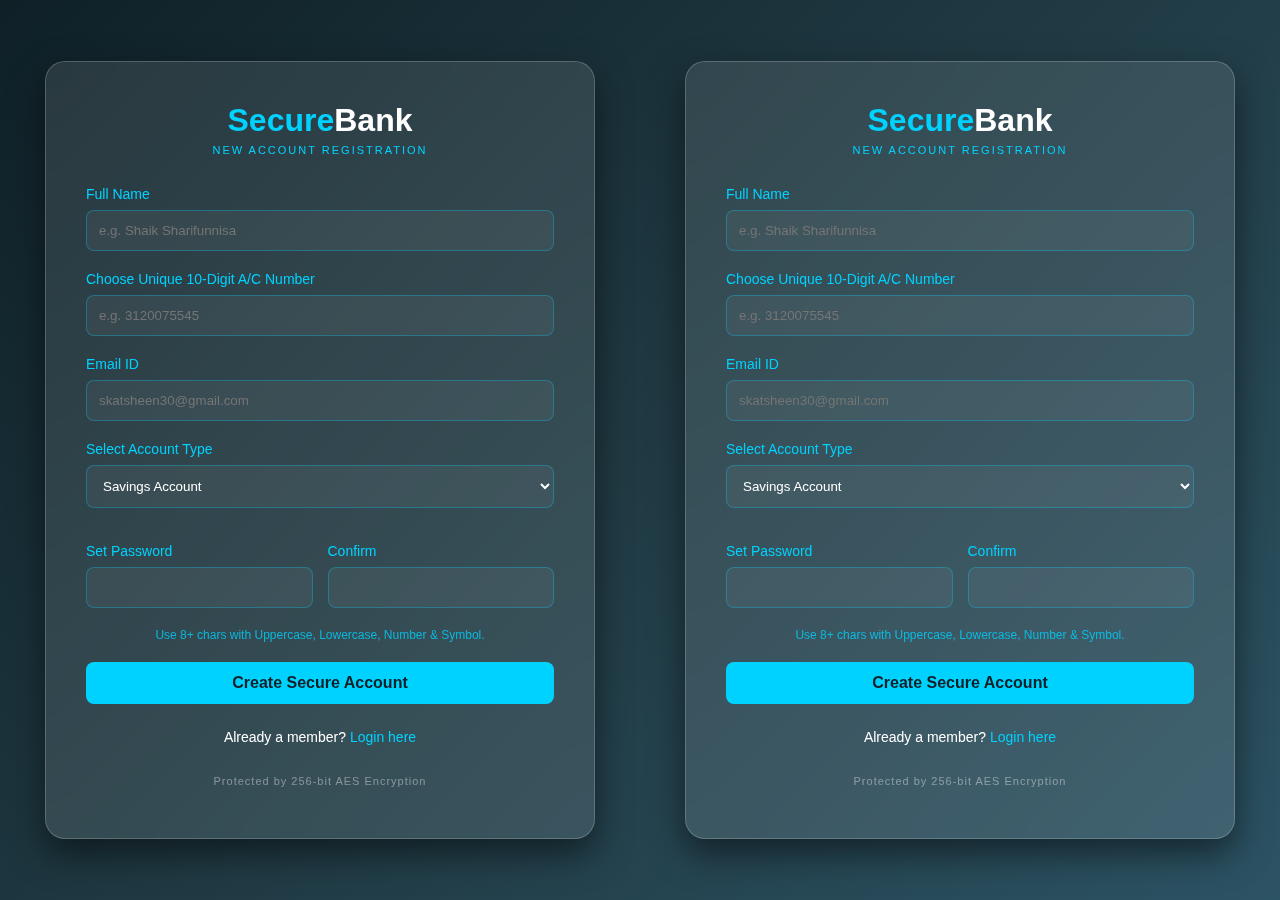
<file: index.html>
<!DOCTYPE html>
<html lang="en">
<head>
    <meta charset="UTF-8">
    <meta name="viewport" content="width=device-width, initial-scale=1.0">
    <title>SecureBank | Access Portal</title>
    <link rel="stylesheet" href="style.css">
    <style>
        .glass-panel { max-width: 550px; width: 95%; margin: 50px auto; }
        select { width: 100%; padding: 12px; border-radius: 8px; background: rgba(255, 255, 255, 0.05); color: white; border: 1px solid rgba(0, 210, 255, 0.3); outline: none; margin-bottom: 15px; }
        select option { background: #203a43; color: white; }
        .recovery-box { display: none; background: rgba(0, 0, 0, 0.3); padding: 20px; border-radius: 12px; margin-top: 20px; border: 1px dashed #00d2ff; text-align: left; }
        .hint { font-size: 0.75rem; color: #00d2ff; margin-bottom: 10px; display: block; opacity: 0.8; }
    </style>
</head>
<body>
    <div class="glass-panel">
        <div id="registerSection">
            <div class="brand"><h2>Secure<span>Bank</span></h2><p>NEW ACCOUNT REGISTRATION</p></div>
            <form id="registerForm">
                <div class="input-group"><label>Full Name</label><input type="text" id="regFullName" placeholder="e.g. Shaik Sharifunnisa" required></div>
                <div class="input-group"><label>Choose Unique 10-Digit A/C Number</label><input type="text" id="regAccNum" placeholder="e.g. 3120075545" maxlength="10" required></div>
                <div class="input-group"><label>Email ID</label><input type="email" id="regEmail" placeholder="skatsheen30@gmail.com" required></div>
                <div class="input-group">
                    <label>Select Account Type</label>
                    <select id="regType">
                        <option value="Savings Account">Savings Account</option>
                        <option value="Current Account">Current Account</option>
                    </select>
                </div>
                <div style="display: grid; grid-template-columns: 1fr 1fr; gap: 15px;">
                    <div class="input-group"><label>Set Password</label><input type="password" id="regPass" required></div>
                    <div class="input-group"><label>Confirm</label><input type="password" id="regConfirmPass" required></div>
                </div>
                <span class="hint">Use 8+ chars with Uppercase, Lowercase, Number & Symbol.</span>
                <button type="button" onclick="handleRegister()" class="login-btn">Create Secure Account</button>
                <div class="options"><p>Already a member? <a href="#" onclick="showLogin()">Login here</a></p></div>
            </form>
        </div>

        <div id="loginSection" style="display: none;">
            <div class="brand"><h2>Secure<span>Bank</span></h2><p>IDENTITY VERIFICATION</p></div>
            <form id="loginForm">
                <div class="input-group"><label>Account Number or Email</label><input type="text" id="loginId" required></div>
                <div class="input-group"><label>Account Type</label>
                    <select id="loginType">
                        <option value="Savings Account">Savings Account</option>
                        <option value="Current Account">Current Account</option>
                    </select>
                </div>
                <div class="input-group"><label>Password</label><input type="password" id="loginPass" required></div>
                <button type="button" onclick="handleLogin()" class="login-btn">Secure Login</button>
                <div class="options"><p><a href="#" onclick="toggleRecovery()">Forgot Password?</a> | <a href="#" onclick="showRegister()">New Account</a></p></div>
            </form>
            <div id="recoveryPanel" class="recovery-box">
                <h4 style="color: #00d2ff; margin: 0 0 10px 0;">Recovery</h4>
                <div class="input-group"><label>Email</label><input type="email" id="recoverEmail"></div>
                <div class="input-group"><label>A/C Number</label><input type="text" id="recoverAcc"></div>
                <button type="button" onclick="recoverPassword()" class="btn-glass" style="width: 100%;">Verify Identity</button>
            </div>
        </div>
        <div class="footer-note"><p>Protected by 256-bit AES Encryption</p></div>
    </div>

    <script>
        function showRegister() { document.getElementById('loginSection').style.display = 'none'; document.getElementById('registerSection').style.display = 'block'; }
        function showLogin() { document.getElementById('registerSection').style.display = 'none'; document.getElementById('loginSection').style.display = 'block'; }
        function toggleRecovery() { const panel = document.getElementById('recoveryPanel'); panel.style.display = (panel.style.display === 'none') ? 'block' : 'none'; }

        function handleRegister() {
            const name = document.getElementById('regFullName').value.trim();
            const email = document.getElementById('regEmail').value.trim();
            const accNum = document.getElementById('regAccNum').value.trim();
            const type = document.getElementById('regType').value;
            const pass = document.getElementById('regPass').value;
            const confirmPass = document.getElementById('regConfirmPass').value;

            const allUsers = JSON.parse(localStorage.getItem("bankUsersDatabase")) || [];
            if (allUsers.some(u => u.accNum === accNum)) return alert("Error: Account Number already exists.");
            if (accNum.length !== 10) return alert("Account Number must be 10 digits.");
            
            const strongRegex = /^(?=.*[a-z])(?=.*[A-Z])(?=.*[0-9])(?=.*[!@#\$%\^&\*])(?=.{8,})/;
            if(!strongRegex.test(pass)) return alert("Weak Password! Check requirements.");
            if (pass !== confirmPass) return alert("Passwords mismatch.");

            if (name && email && pass) {
                const newUser = {
                    name, email, accNum, type, pass: btoa(pass),
                    balance: 25000,
                    transactions: [{ date: new Date().toLocaleDateString(), desc: "Opening Balance", amt: 25000, status: "Completed" }]
                };
                allUsers.push(newUser);
                localStorage.setItem("bankUsersDatabase", JSON.stringify(allUsers));
                alert("Account created! Please login.");
                showLogin();
            }
        }

        function handleLogin() {
            const typedId = document.getElementById('loginId').value.trim();
            const typedType = document.getElementById('loginType').value;
            const typedPass = btoa(document.getElementById('loginPass').value);
            const allUsers = JSON.parse(localStorage.getItem("bankUsersDatabase")) || [];

            const user = allUsers.find(u => (u.accNum === typedId || u.email === typedId) && u.pass === typedPass && u.type === typedType);

            if (user) {
                localStorage.setItem("userName", user.name);
                localStorage.setItem("userEmail", user.email);
                localStorage.setItem("userAccountType", user.type);
                localStorage.setItem("userAccNum", user.accNum);
                localStorage.setItem("userBalance", user.balance);
                localStorage.setItem("bankTransactions", JSON.stringify(user.transactions));
                window.location.href = "dashboard.html";
            } else {
                alert("Identity Verification Failed: Credentials do not match.");
            }
        }

        function recoverPassword() {
            const email = document.getElementById('recoverEmail').value.trim();
            const acc = document.getElementById('recoverAcc').value.trim();
            const allUsers = JSON.parse(localStorage.getItem("bankUsersDatabase")) || [];
            const user = allUsers.find(u => u.email === email && u.accNum === acc);
            if (user) alert("Your Password: " + atob(user.pass));
            else alert("Records not found.");
        }
    </script>
</body>
</html><!DOCTYPE html>
<html lang="en">
<head>
    <meta charset="UTF-8">
    <meta name="viewport" content="width=device-width, initial-scale=1.0">
    <title>SecureBank | Access Portal</title>
    <link rel="stylesheet" href="style.css">
    <style>
        .glass-panel { max-width: 550px; width: 95%; margin: 50px auto; }
        select { width: 100%; padding: 12px; border-radius: 8px; background: rgba(255, 255, 255, 0.05); color: white; border: 1px solid rgba(0, 210, 255, 0.3); outline: none; margin-bottom: 15px; }
        select option { background: #203a43; color: white; }
        .recovery-box { display: none; background: rgba(0, 0, 0, 0.3); padding: 20px; border-radius: 12px; margin-top: 20px; border: 1px dashed #00d2ff; text-align: left; }
        .hint { font-size: 0.75rem; color: #00d2ff; margin-bottom: 10px; display: block; opacity: 0.8; }
    </style>
</head>
<body>
    <div class="glass-panel">
        <div id="registerSection">
            <div class="brand"><h2>Secure<span>Bank</span></h2><p>NEW ACCOUNT REGISTRATION</p></div>
            <form id="registerForm">
                <div class="input-group"><label>Full Name</label><input type="text" id="regFullName" placeholder="e.g. Shaik Sharifunnisa" required></div>
                <div class="input-group"><label>Choose Unique 10-Digit A/C Number</label><input type="text" id="regAccNum" placeholder="e.g. 3120075545" maxlength="10" required></div>
                <div class="input-group"><label>Email ID</label><input type="email" id="regEmail" placeholder="skatsheen30@gmail.com" required></div>
                <div class="input-group">
                    <label>Select Account Type</label>
                    <select id="regType">
                        <option value="Savings Account">Savings Account</option>
                        <option value="Current Account">Current Account</option>
                    </select>
                </div>
                <div style="display: grid; grid-template-columns: 1fr 1fr; gap: 15px;">
                    <div class="input-group"><label>Set Password</label><input type="password" id="regPass" required></div>
                    <div class="input-group"><label>Confirm</label><input type="password" id="regConfirmPass" required></div>
                </div>
                <span class="hint">Use 8+ chars with Uppercase, Lowercase, Number & Symbol.</span>
                <button type="button" onclick="handleRegister()" class="login-btn">Create Secure Account</button>
                <div class="options"><p>Already a member? <a href="#" onclick="showLogin()">Login here</a></p></div>
            </form>
        </div>

        <div id="loginSection" style="display: none;">
            <div class="brand"><h2>Secure<span>Bank</span></h2><p>IDENTITY VERIFICATION</p></div>
            <form id="loginForm">
                <div class="input-group"><label>Account Number or Email</label><input type="text" id="loginId" required></div>
                <div class="input-group"><label>Account Type</label>
                    <select id="loginType">
                        <option value="Savings Account">Savings Account</option>
                        <option value="Current Account">Current Account</option>
                    </select>
                </div>
                <div class="input-group"><label>Password</label><input type="password" id="loginPass" required></div>
                <button type="button" onclick="handleLogin()" class="login-btn">Secure Login</button>
                <div class="options"><p><a href="#" onclick="toggleRecovery()">Forgot Password?</a> | <a href="#" onclick="showRegister()">New Account</a></p></div>
            </form>
            <div id="recoveryPanel" class="recovery-box">
                <h4 style="color: #00d2ff; margin: 0 0 10px 0;">Recovery</h4>
                <div class="input-group"><label>Email</label><input type="email" id="recoverEmail"></div>
                <div class="input-group"><label>A/C Number</label><input type="text" id="recoverAcc"></div>
                <button type="button" onclick="recoverPassword()" class="btn-glass" style="width: 100%;">Verify Identity</button>
            </div>
        </div>
        <div class="footer-note"><p>Protected by 256-bit AES Encryption</p></div>
    </div>

    <script>
        function showRegister() { document.getElementById('loginSection').style.display = 'none'; document.getElementById('registerSection').style.display = 'block'; }
        function showLogin() { document.getElementById('registerSection').style.display = 'none'; document.getElementById('loginSection').style.display = 'block'; }
        function toggleRecovery() { const panel = document.getElementById('recoveryPanel'); panel.style.display = (panel.style.display === 'none') ? 'block' : 'none'; }

        function handleRegister() {
            const name = document.getElementById('regFullName').value.trim();
            const email = document.getElementById('regEmail').value.trim();
            const accNum = document.getElementById('regAccNum').value.trim();
            const type = document.getElementById('regType').value;
            const pass = document.getElementById('regPass').value;
            const confirmPass = document.getElementById('regConfirmPass').value;

            const allUsers = JSON.parse(localStorage.getItem("bankUsersDatabase")) || [];
            if (allUsers.some(u => u.accNum === accNum)) return alert("Error: Account Number already exists.");
            if (accNum.length !== 10) return alert("Account Number must be 10 digits.");
            
            const strongRegex = /^(?=.*[a-z])(?=.*[A-Z])(?=.*[0-9])(?=.*[!@#\$%\^&\*])(?=.{8,})/;
            if(!strongRegex.test(pass)) return alert("Weak Password! Check requirements.");
            if (pass !== confirmPass) return alert("Passwords mismatch.");

            if (name && email && pass) {
                const newUser = {
                    name, email, accNum, type, pass: btoa(pass),
                    balance: 25000,
                    transactions: [{ date: new Date().toLocaleDateString(), desc: "Opening Balance", amt: 25000, status: "Completed" }]
                };
                allUsers.push(newUser);
                localStorage.setItem("bankUsersDatabase", JSON.stringify(allUsers));
                alert("Account created! Please login.");
                showLogin();
            }
        }

        function handleLogin() {
            const typedId = document.getElementById('loginId').value.trim();
            const typedType = document.getElementById('loginType').value;
            const typedPass = btoa(document.getElementById('loginPass').value);
            const allUsers = JSON.parse(localStorage.getItem("bankUsersDatabase")) || [];

            const user = allUsers.find(u => (u.accNum === typedId || u.email === typedId) && u.pass === typedPass && u.type === typedType);

            if (user) {
                localStorage.setItem("userName", user.name);
                localStorage.setItem("userEmail", user.email);
                localStorage.setItem("userAccountType", user.type);
                localStorage.setItem("userAccNum", user.accNum);
                localStorage.setItem("userBalance", user.balance);
                localStorage.setItem("bankTransactions", JSON.stringify(user.transactions));
                window.location.href = "dashboard.html";
            } else {
                alert("Identity Verification Failed: Credentials do not match.");
            }
        }

        function recoverPassword() {
            const email = document.getElementById('recoverEmail').value.trim();
            const acc = document.getElementById('recoverAcc').value.trim();
            const allUsers = JSON.parse(localStorage.getItem("bankUsersDatabase")) || [];
            const user = allUsers.find(u => u.email === email && u.accNum === acc);
            if (user) alert("Your Password: " + atob(user.pass));
            else alert("Records not found.");
        }
    </script>
</body>
</html>
</file>
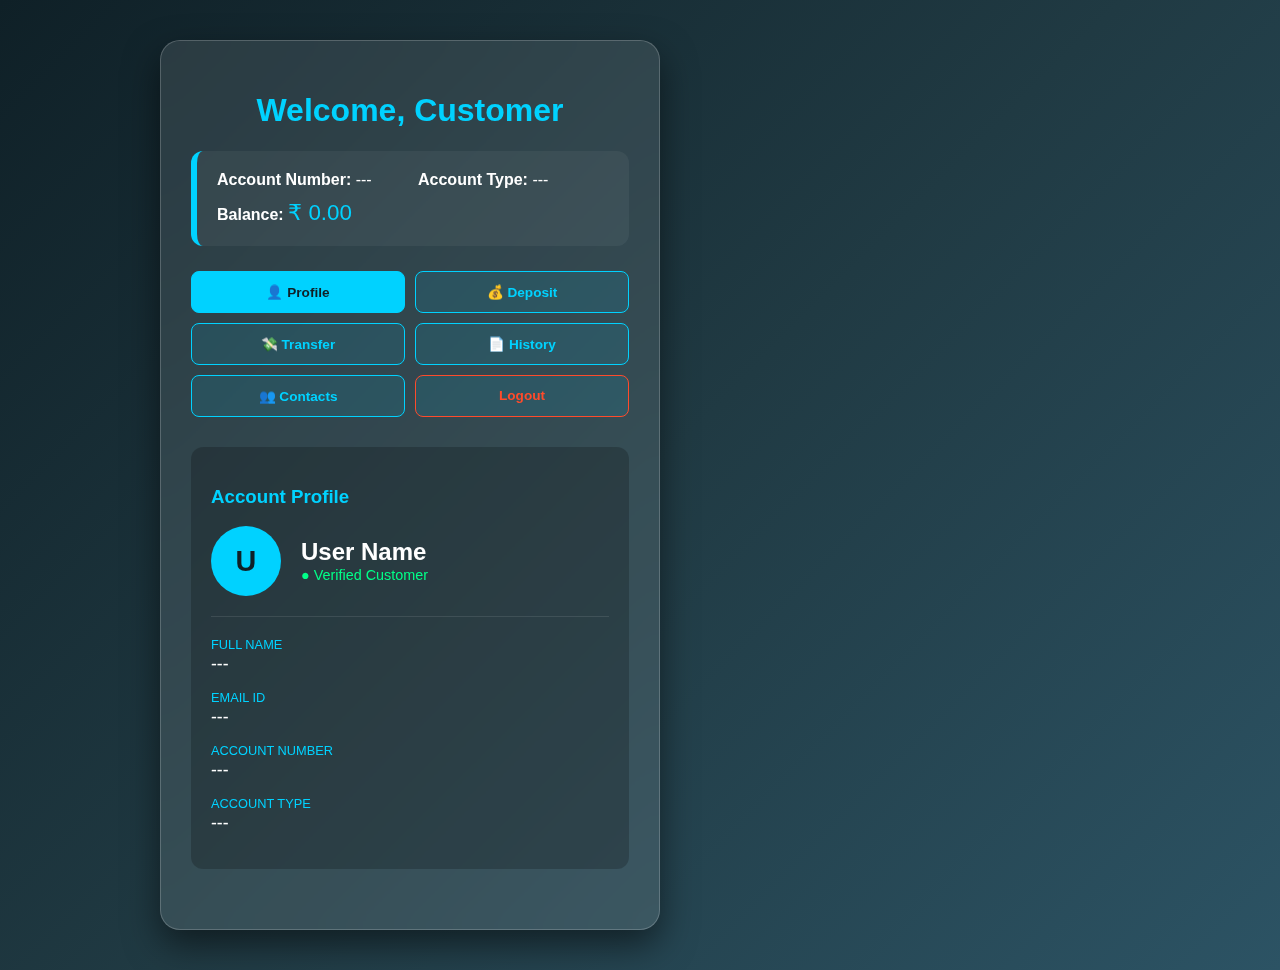
<file: dashboard.html>
<!DOCTYPE html>
<html lang="en">
<head>
    <meta charset="UTF-8">
    <title>Customer Dashboard | SecureBank India</title>
    <link rel="stylesheet" href="style.css">
    <style>
        /* Professional Glassmorphism Styles */
        .dashboard-wrapper { width: 90%; max-width: 1000px; margin: 20px auto; }
        .glass-panel {
            background: rgba(255, 255, 255, 0.1); backdrop-filter: blur(15px);
            border: 1px solid rgba(255, 255, 255, 0.2); padding: 30px; border-radius: 20px;
            box-shadow: 0 15px 35px rgba(0, 0, 0, 0.5); color: white;
        }
        .account-summary-bar {
            background: rgba(255, 255, 255, 0.05); padding: 20px; border-radius: 12px;
            border-left: 6px solid #00d2ff; margin-bottom: 25px; text-align: left;
        }
        .summary-grid { display: grid; grid-template-columns: repeat(auto-fit, minmax(150px, 1fr)); gap: 10px; }
        .action-buttons { display: grid; grid-template-columns: repeat(auto-fit, minmax(140px, 1fr)); gap: 10px; margin-bottom: 30px; }
        
        .btn-glass {
            background: rgba(0, 210, 255, 0.1); border: 1px solid #00d2ff; color: #00d2ff;
            padding: 12px; border-radius: 8px; font-weight: bold; cursor: pointer; transition: 0.3s;
            text-decoration: none; display: inline-block; text-align: center; font-size: 0.85rem;
        }
        .btn-glass:hover, .btn-active { background: #00d2ff; color: #0f2027; }
        .transfer-section { background: rgba(0, 0, 0, 0.2); padding: 20px; border-radius: 12px; margin-bottom: 30px; text-align: left; display: none; }
        
        /* Profile Module Styling */
        .profile-card { display: flex; align-items: center; gap: 20px; margin-bottom: 20px; border-bottom: 1px solid rgba(255,255,255,0.1); padding-bottom: 20px; }
        .profile-avatar { width: 70px; height: 70px; background: #00d2ff; border-radius: 50%; display: flex; align-items: center; justify-content: center; font-size: 1.8rem; color: #0f2027; font-weight: bold; }
        .info-row { margin-bottom: 15px; }
        .info-row label { color: #00d2ff; font-size: 0.8rem; display: block; margin-bottom: 2px; text-transform: uppercase; }
        .info-row p { font-size: 1.1rem; margin: 0; }

        table { width: 100%; border-collapse: collapse; margin-top: 20px; background: rgba(255, 255, 255, 0.05); border-radius: 10px; overflow: hidden; }
        th { background: rgba(0, 210, 255, 0.3); color: #00d2ff; padding: 15px; }
        td { padding: 12px; border-bottom: 1px solid rgba(255,255,255,0.1); text-align: left;}
        .status-success { color: #00ff88; font-weight: bold; }
        .ben-chip { background: rgba(0, 210, 255, 0.2); padding: 8px 15px; border-radius: 20px; border: 1px solid #00d2ff; cursor: pointer; font-size: 0.85rem; margin: 5px; display: inline-block; transition: 0.3s;}
        .ben-chip:hover { background: #00d2ff; color: #0f2027; }
    </style>
</head>
<body onload="initializeDashboard()">

    <div class="dashboard-wrapper">
        <div class="glass-panel">
            <h1 id="welcomeUser" style="color: #00d2ff; text-align: center;">Welcome, Customer</h1>
            
            <div class="account-summary-bar">
                <div class="summary-grid">
                    <div><strong>Account Number:</strong> <span id="displayAccNum">---</span></div>
                    <div><strong>Account Type:</strong> <span id="displayAccType">---</span></div>
                    <div><strong>Balance:</strong> <span style="font-size: 1.4rem; color: #00d2ff;" id="liveBalance">₹ 0.00</span></div>
                </div>
            </div>

            <div class="action-buttons">
                <button class="btn-glass" id="btn-profile" onclick="showModule('profileSection')">👤 Profile</button>
                <button class="btn-glass" id="btn-deposit" onclick="showModule('depositForm')">💰 Deposit</button>
                <button class="btn-glass" id="btn-transfer" onclick="showModule('transferForm')">💸 Transfer</button>
                <button class="btn-glass" id="btn-history" onclick="showModule('transactionSection')">📄 History</button>
                <button class="btn-glass" id="btn-bens" onclick="showModule('beneficiarySection')">👥 Contacts</button>
                <a href="index.html" class="btn-glass" onclick="logout()" style="border-color: #ff4b2b; color: #ff4b2b; text-decoration: none;">Logout</a>
            </div>

            <div id="depositForm" class="transfer-section">
                <h3 style="color: #00ff88;">Quick Cash Deposit</h3>
                <p style="font-size: 0.8rem; opacity: 0.7; margin-bottom: 15px;">Add funds to your primary balance instantly.</p>
                <div style="display: grid; grid-template-columns: 1fr auto; gap: 15px;">
                    <input type="number" id="depAmount" placeholder="Enter Amount (₹)" style="padding: 10px; border-radius: 5px; border: 1px solid #00ff88; background: none; color: white;">
                    <button class="btn-glass" onclick="executeDeposit()" style="border-color: #00ff88; color: #00ff88; width: 120px;">Confirm</button>
                </div>
            </div>

            <div id="profileSection" class="transfer-section">
                <h3 style="color: #00d2ff;">Account Profile</h3>
                <div class="profile-card">
                    <div class="profile-avatar" id="profInitials">U</div>
                    <div>
                        <h2 id="profName" style="margin: 0;">User Name</h2>
                        <span id="profStatus" style="color: #00ff88; font-size: 0.9rem;">● Verified Customer</span>
                    </div>
                </div>
                <div class="info-row"><label>Full Name</label><p id="infoName">---</p></div>
                <div class="info-row"><label>Email ID</label><p id="infoEmail">---</p></div>
                <div class="info-row"><label>Account Number</label><p id="infoAcc">---</p></div>
                <div class="info-row"><label>Account Type</label><p id="infoType">---</p></div>
            </div>

            <div id="beneficiarySection" class="transfer-section">
                <h3 style="color: #00d2ff;">Manage Beneficiaries</h3>
                <div style="display: grid; grid-template-columns: 1fr 1fr auto; gap: 15px;">
                    <input type="text" id="benName" placeholder="Name" style="padding: 10px; border-radius: 5px; border: 1px solid #00d2ff; background: none; color: white;">
                    <input type="text" id="benAcc" placeholder="10-Digit A/C" maxlength="10" oninput="this.value = this.value.replace(/[^0-9]/g, '')" style="padding: 10px; border-radius: 5px; border: 1px solid #00d2ff; background: none; color: white;">
                    <button class="btn-glass" onclick="saveBeneficiary()">+ Add</button>
                </div>
                <div id="benList" style="margin-top: 15px;"></div>
            </div>

            <div id="transferForm" class="transfer-section">
                <h3 style="color: #00d2ff;">Quick Transfer (IMPS/NEFT)</h3>
                <div style="display: grid; grid-template-columns: 1fr 1fr; gap: 20px;">
                    <div class="input-group">
                        <label style="display:block; margin-bottom:5px;">Recipient A/C</label>
                        <input type="text" id="accNum" placeholder="10-Digit A/C" maxlength="10" oninput="this.value = this.value.replace(/[^0-9]/g, '')" style="width: 100%; padding: 10px; border-radius: 5px; border: 1px solid #00d2ff; background: none; color: white;">
                    </div>
                    <div class="input-group">
                        <label style="display:block; margin-bottom:5px;">Amount (₹)</label>
                        <input type="number" id="sendAmount" placeholder="0.00" style="width: 100%; padding: 10px; border-radius: 5px; border: 1px solid #00d2ff; background: none; color: white;">
                    </div>
                </div>
                <button class="btn-glass" onclick="startSecurityCheck()" style="margin-top: 15px; width: 100%;">Confirm Payment</button>
            </div>

            <div id="transactionSection" class="transfer-section">
                <h3 style="text-align: left; color: #00d2ff;">Recent Transactions</h3>
                <table>
                    <thead><tr><th>Date</th><th>Description</th><th>Amount</th><th>Status</th></tr></thead>
                    <tbody id="transactionTableBody"></tbody>
                </table>
            </div>
        </div>
    </div>

    <script>
        // --- 1. SYNC LOGIC (Prevents Invalid Credentials) ---
        function syncToDatabase() {
            const allUsers = JSON.parse(localStorage.getItem("bankUsersDatabase")) || [];
            const currentAccNum = localStorage.getItem("userAccNum");
            const userIndex = allUsers.findIndex(u => u.accNum === currentAccNum);
            
            if (userIndex !== -1) {
                allUsers[userIndex].balance = parseFloat(localStorage.getItem("userBalance"));
                allUsers[userIndex].transactions = JSON.parse(localStorage.getItem("bankTransactions"));
                localStorage.setItem("bankUsersDatabase", JSON.stringify(allUsers));
            }
        }

        function initializeDashboard() {
            const savedName = localStorage.getItem("userName");
            const savedType = localStorage.getItem("userAccountType");
            const savedAcc = localStorage.getItem("userAccNum");
            const savedEmail = localStorage.getItem("userEmail");

            if(savedName) {
                document.getElementById('welcomeUser').innerText = "Welcome, " + savedName;
                document.getElementById('profName').innerText = savedName;
                document.getElementById('infoName').innerText = savedName;
                document.getElementById('profInitials').innerText = savedName.charAt(0).toUpperCase();
            }
            if(savedType) {
                const typeEl = document.getElementById('displayAccType');
                typeEl.innerText = savedType;
                document.getElementById('infoType').innerText = savedType;
                if(savedType === "Current Account") typeEl.style.color = "#ffcc00"; 
            }
            if(savedAcc) {
                document.getElementById('displayAccNum').innerText = savedAcc;
                document.getElementById('infoAcc').innerText = savedAcc;
            }
            if(savedEmail) document.getElementById('infoEmail').innerText = savedEmail;

            updateBalanceDisplay();
            loadTransactions();
            loadBeneficiaries();
            showModule('profileSection');
        }

        function executeDeposit() {
            const depAmt = parseFloat(document.getElementById('depAmount').value);
            if(isNaN(depAmt) || depAmt <= 0) return alert("Enter valid amount.");

            let currentBal = parseFloat(localStorage.getItem("userBalance")) || 0;
            localStorage.setItem("userBalance", currentBal + depAmt);

            saveTransaction("Cash Deposit - Self", depAmt);
            document.getElementById('depAmount').value = "";
            alert("Deposit Successful!");
        }

        function startSecurityCheck() {
            const acc = document.getElementById('accNum').value;
            const amt = parseFloat(document.getElementById('sendAmount').value);
            const currentBal = parseFloat(localStorage.getItem("userBalance"));

            if(acc.length !== 10) return alert("Account Number must be 10 digits.");
            if(isNaN(amt) || amt <= 0 || amt > currentBal) return alert("Check amount or balance.");

            const otp = Math.floor(1000 + Math.random() * 9000);
            if(prompt("SECURITY VERIFICATION: Enter OTP: " + otp) == otp) {
                localStorage.setItem("userBalance", currentBal - amt);
                saveTransaction("Transfer to A/C " + acc, -amt);
                alert("Transfer Successful!");
                showModule('transactionSection');
            }
        }

        function saveTransaction(desc, amt) {
            const transactionObj = {
                date: new Date().toISOString().split('T')[0],
                desc: desc,
                amt: amt,
                status: "Completed"
            };
            const history = JSON.parse(localStorage.getItem("bankTransactions")) || [];
            history.push(transactionObj);
            localStorage.setItem("bankTransactions", JSON.stringify(history));
            
            syncToDatabase(); // Update Database
            updateBalanceDisplay();
            loadTransactions();
        }

        function updateBalanceDisplay() {
            let balance = localStorage.getItem("userBalance") || 0;
            document.getElementById('liveBalance').innerText = "₹ " + parseFloat(balance).toLocaleString('en-IN', {minimumFractionDigits: 2});
        }

        function loadTransactions() {
            const tableBody = document.getElementById("transactionTableBody");
            const data = JSON.parse(localStorage.getItem("bankTransactions")) || [];
            tableBody.innerHTML = data.slice().reverse().map(item => `
                <tr>
                    <td>${item.date}</td>
                    <td>${item.desc}</td>
                    <td style="color: ${item.amt < 0 ? '#ff4b2b' : '#00ff88'}">${item.amt < 0 ? '-' : '+'}₹ ${Math.abs(item.amt).toLocaleString('en-IN')}</td>
                    <td class="status-success">${item.status}</td>
                </tr>
            `).join('');
        }

        function saveBeneficiary() {
            const name = document.getElementById('benName').value;
            const acc = document.getElementById('benAcc').value;
            if(name && acc.length === 10) {
                let bens = JSON.parse(localStorage.getItem("bankBens")) || [];
                bens.push({name, acc});
                localStorage.setItem("bankBens", JSON.stringify(bens));
                loadBeneficiaries();
                document.getElementById('benName').value = ""; document.getElementById('benAcc').value = "";
            }
        }

        function loadBeneficiaries() {
            const bens = JSON.parse(localStorage.getItem("bankBens")) || [];
            document.getElementById('benList').innerHTML = bens.map(b => `<span class="ben-chip" onclick="autoFill('${b.acc}')">👤 ${b.name}</span>`).join('');
        }

        function autoFill(acc) {
            showModule('transferForm'); 
            document.getElementById('accNum').value = acc;
        }

        function showModule(moduleId) {
            document.querySelectorAll('.transfer-section').forEach(section => section.style.display = 'none');
            document.getElementById(moduleId).style.display = 'block';
            document.querySelectorAll('.btn-glass').forEach(btn => btn.classList.remove('btn-active'));
            const btnId = {'profileSection':'btn-profile','depositForm':'btn-deposit','transferForm':'btn-transfer','transactionSection':'btn-history','beneficiarySection':'btn-bens'}[moduleId];
            if(btnId) document.getElementById(btnId).classList.add('btn-active');
        }

        function logout() {
            localStorage.removeItem('userName');
            localStorage.removeItem('userAccountType');
            localStorage.removeItem('userAccNum');
            window.location.href = 'index.html';
        }
    </script>
</body>
</html>
</file>
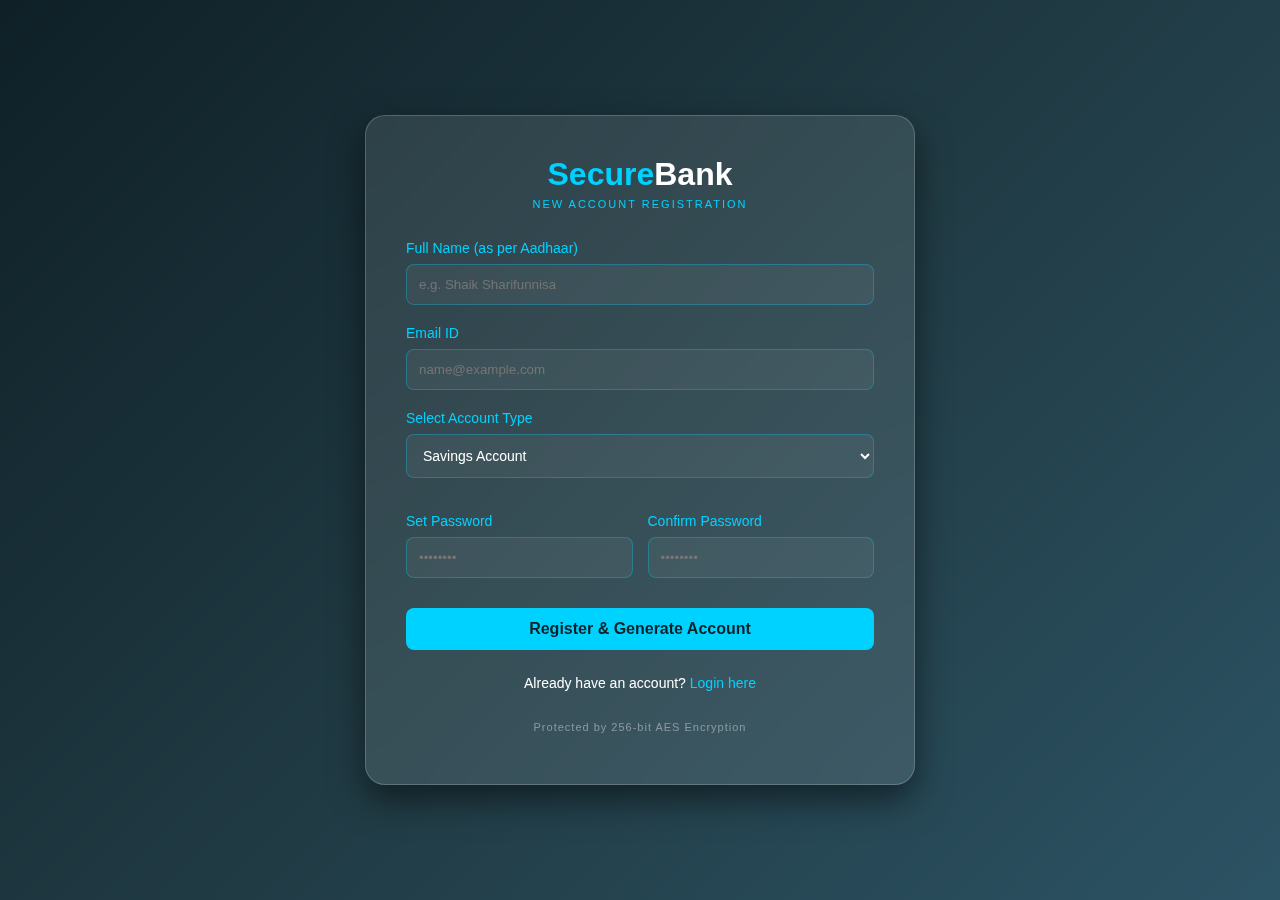
<file: register.html>
<!DOCTYPE html>
<html lang="en">
<head>
    <meta charset="UTF-8">
    <meta name="viewport" content="width=device-width, initial-scale=1.0">
    <title>SecureBank | Open Account</title>
    <link rel="stylesheet" href="style.css">
    <style>
        /* Maintain professional glassmorphism width */
        .glass-panel { max-width: 550px; width: 95%; }

        /* Professional Dropdown Styling */
        select {
            width: 100%; 
            padding: 12px; 
            border-radius: 8px;
            background: rgba(255, 255, 255, 0.05); 
            color: white;
            border: 1px solid rgba(0, 210, 255, 0.3); 
            outline: none; 
            margin-bottom: 15px;
            font-size: 14px;
        }
        select option { background: #203a43; color: white; }

        /* Grid for Passwords */
        .password-grid {
            display: grid; 
            grid-template-columns: 1fr 1fr; 
            gap: 15px;
        }

        /* Mobile adjustment for password grid */
        @media (max-width: 480px) {
            .password-grid { grid-template-columns: 1fr; }
        }
    </style>
</head>
<body>

    <div class="glass-panel">
        <div class="brand">
            <h2>Secure<span>Bank</span></h2>
            <p>NEW ACCOUNT REGISTRATION</p>
        </div>

        <form id="registrationForm">
            <div class="input-group">
                <label>Full Name (as per Aadhaar)</label>
                <input type="text" id="regName" placeholder="e.g. Shaik Sharifunnisa" required>
            </div>

            <div class="input-group">
                <label>Email ID</label>
                <input type="email" id="regEmail" placeholder="name@example.com" required>
            </div>

            <div class="input-group">
                <label>Select Account Type</label>
                <select id="regAccountType">
                    <option value="Savings Account">Savings Account</option>
                    <option value="Current Account">Current Account</option>
                </select>
            </div>

            <div class="password-grid">
                <div class="input-group">
                    <label>Set Password</label>
                    <input type="password" id="regPass" placeholder="••••••••" required>
                </div>
                <div class="input-group">
                    <label>Confirm Password</label>
                    <input type="password" id="regConfirmPass" placeholder="••••••••" required>
                </div>
            </div>

            <button type="button" onclick="handleRegistration()" class="login-btn">Register & Generate Account</button>

            <div class="options">
                <p>Already have an account? <a href="index.html">Login here</a></p>
            </div>
        </form>

        <div class="footer-note">
            <p>Protected by 256-bit AES Encryption</p>
        </div>
    </div>

    <script>
        function handleRegistration() {
            // Collect Form Values
            const name = document.getElementById('regName').value.trim();
            const email = document.getElementById('regEmail').value.trim();
            const type = document.getElementById('regAccountType').value;
            const pass = document.getElementById('regPass').value;
            const confirmPass = document.getElementById('regConfirmPass').value;

            // 1. Validation: Check empty fields
            if (!name || !email || !pass || !confirmPass) {
                alert("Please fill in all the required fields.");
                return;
            }

            // 2. Validation: Password Match Check
            if (pass !== confirmPass) {
                alert("Security Error: Passwords do not match. Please try again.");
                return;
            }

            // 3. Logic: Generate unique 10-digit Account Number
            const accNum = Math.floor(1000000000 + Math.random() * 9000000000);
            
            // 4. Persistence: Store data in LocalStorage
            localStorage.setItem("userName", name);
            localStorage.setItem("userEmail", email);
            localStorage.setItem("userAccountType", type);
            localStorage.setItem("userAccNum", accNum);
            localStorage.setItem("userPass", pass); // Store for login verification

            // 5. Success Message & Redirect
            alert("Congratulations " + name + "!\nYour account has been successfully generated.\n\nYour Account Number: " + accNum);
            window.location.href = "index.html";
        }
    </script>

</body>
</html>
</file>
<file: style.css>
/* Professional Banking Style - Glassmorphism Edition */
body {
    font-family: 'Segoe UI', Tahoma, Geneva, Verdana, sans-serif;
    background: linear-gradient(135deg, #0f2027 0%, #203a43 50%, #2c5364 100%);
    min-height: 100vh; /* Changed from height to min-height for mobile scrolling */
    display: flex;
    justify-content: center; /* Centers horizontally */
    align-items: center;     /* Centers vertically */
    margin: 0;
    color: white;
    overflow-x: hidden; /* Prevents horizontal scroll if elements overlap */
}

/* Ensure only ONE panel is visible and centered */
.glass-panel {
    width: 95%;             /* Responsive width for mobile */
    max-width: 500px;       /* Professional desktop width */
    background: rgba(255, 255, 255, 0.1);
    backdrop-filter: blur(15px);
    -webkit-backdrop-filter: blur(15px);
    border: 1px solid rgba(255, 255, 255, 0.2);
    padding: 40px;
    border-radius: 20px;
    box-shadow: 0 15px 35px rgba(0, 0, 0, 0.5);
    text-align: center;
    box-sizing: border-box; /* Ensures padding doesn't increase width */
    margin: 20px;           /* Adds space for mobile screens */
}

.brand {
    text-align: center;
    margin-bottom: 30px;
}

.brand h2 {
    margin: 0;
    color: #00d2ff;
    font-size: 32px;
}

.brand span {
    color: #ffffff;
}

.brand p {
    font-size: 11px;
    color: #00d2ff;
    margin-top: 5px;
    text-transform: uppercase;
    letter-spacing: 2px;
}

.input-group {
    text-align: left;
    margin-bottom: 20px;
}

.input-group label {
    display: block;
    margin-bottom: 8px;
    color: #00d2ff;
    font-weight: 500;
    font-size: 14px;
}

.input-group input, .input-group select {
    width: 100%;
    padding: 12px;
    background: rgba(255, 255, 255, 0.05);
    border: 1px solid rgba(0, 210, 255, 0.3);
    border-radius: 8px;
    color: white;
    box-sizing: border-box; 
    outline: none;
    transition: 0.3s;
}

/* Specific fix for the Select dropdown to match Inputs */
select option {
    background: #203a43;
    color: white;
}

.input-group input:focus {
    border-color: #00d2ff;
    box-shadow: 0 0 10px rgba(0, 210, 255, 0.2);
}

.login-btn {
    width: 100%;
    padding: 12px;
    background: #00d2ff;
    color: #0f2027;
    border: none;
    border-radius: 8px;
    font-size: 16px;
    font-weight: bold;
    cursor: pointer;
    transition: 0.3s ease;
    margin-top: 10px;
}

.login-btn:hover {
    background: #33e0ff;
    box-shadow: 0 0 20px rgba(0, 210, 255, 0.4);
    transform: translateY(-2px);
}

.options {
    text-align: center;
    margin-top: 25px;
    font-size: 14px;
}

.options a {
    color: #00d2ff;
    text-decoration: none;
    font-weight: 500;
}

.options a:hover {
    text-decoration: underline;
}

.footer-note {
    text-align: center;
    margin-top: 30px;
    color: rgba(255, 255, 255, 0.4);
    font-size: 11px;
    letter-spacing: 1px;
}
</file>
